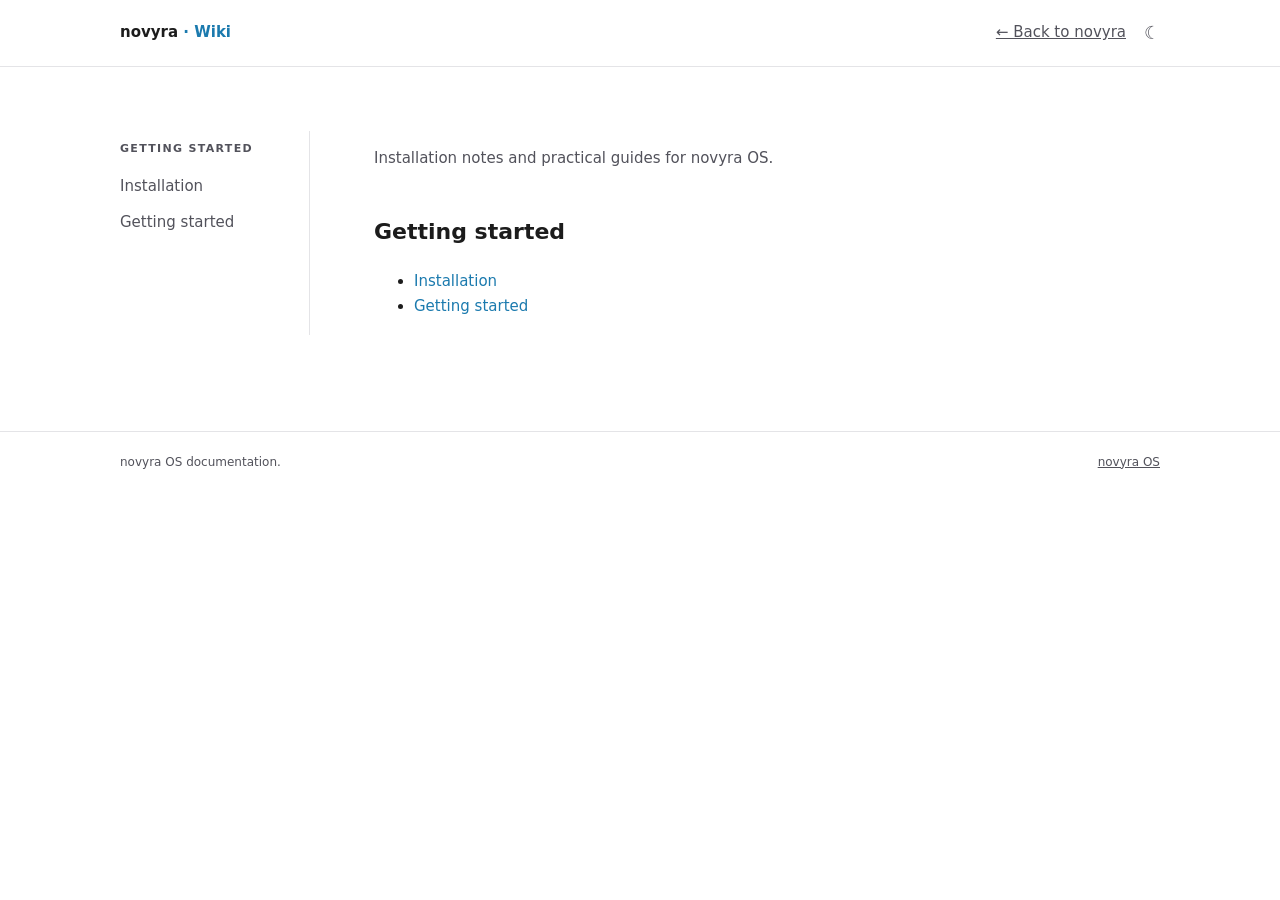
<file: docs/wiki/index.html>
<!DOCTYPE html>
<html lang="en">
<head>
<meta charset="utf-8">
<meta name="viewport" content="width=device-width, initial-scale=1.0">
<title>Wiki home · novyra Wiki</title>
<link rel="stylesheet" href="../wiki.css">
<link rel="icon" href="../primary-dark-logo.ico" media="(prefers-color-scheme: dark)">
<link rel="icon" href="../primary-light-logo.ico" media="(prefers-color-scheme: light)">
<script>
  const theme = localStorage.getItem('novyra-theme');
  if (theme === 'light' || (!theme && matchMedia('(prefers-color-scheme: light)').matches)) document.documentElement.classList.add('light');
</script>
</head>
<body>
<header class="wiki-topbar">
  <div class="wiki-topbar-inner">
    <a class="wiki-brand" href="index.html">novyra<span class="wiki-brand-dot"> · Wiki</span></a>
    <div class="wiki-actions">
      <a class="wiki-back" href="https://CStaks.github.io/novyra/">← Back to novyra</a>
      <button class="wiki-theme-toggle" type="button" aria-label="Switch to light theme">☼</button>
    </div>
  </div>
</header>
<div class="wiki-layout">
  <nav class="wiki-nav" aria-label="Wiki pages">
<h2>Getting started</h2>
<ul>
<li><a href="installation.html">Installation</a></li>
<li><a href="getting-started.html">Getting started</a></li>
</ul>
  </nav>
  <main class="wiki-content">
<p>Installation notes and practical guides for novyra OS.</p>
<h2>Getting started</h2>
<ul>
  <li><a href="installation.html">Installation</a></li>
  <li><a href="getting-started.html">Getting started</a></li>
</ul>
  </main>
</div>
<footer class="wiki-footer">
  <div class="wiki-footer-inner">
    <span>novyra OS documentation.</span>
    <span><a href="https://CStaks.github.io/novyra/">novyra OS</a></span>
  </div>
</footer>
<script>
  const root = document.documentElement;
  const toggle = document.querySelector('.wiki-theme-toggle');
  function updateTheme() {
    const light = root.classList.contains('light');
    toggle.textContent = light ? '☾' : '☼';
    toggle.setAttribute('aria-label', light ? 'Switch to dark theme' : 'Switch to light theme');
  }
  toggle.addEventListener('click', () => {
    root.classList.toggle('light');
    localStorage.setItem('novyra-theme', root.classList.contains('light') ? 'light' : 'dark');
    updateTheme();
  });
  updateTheme();
</script>
</body>
</html>
</file>
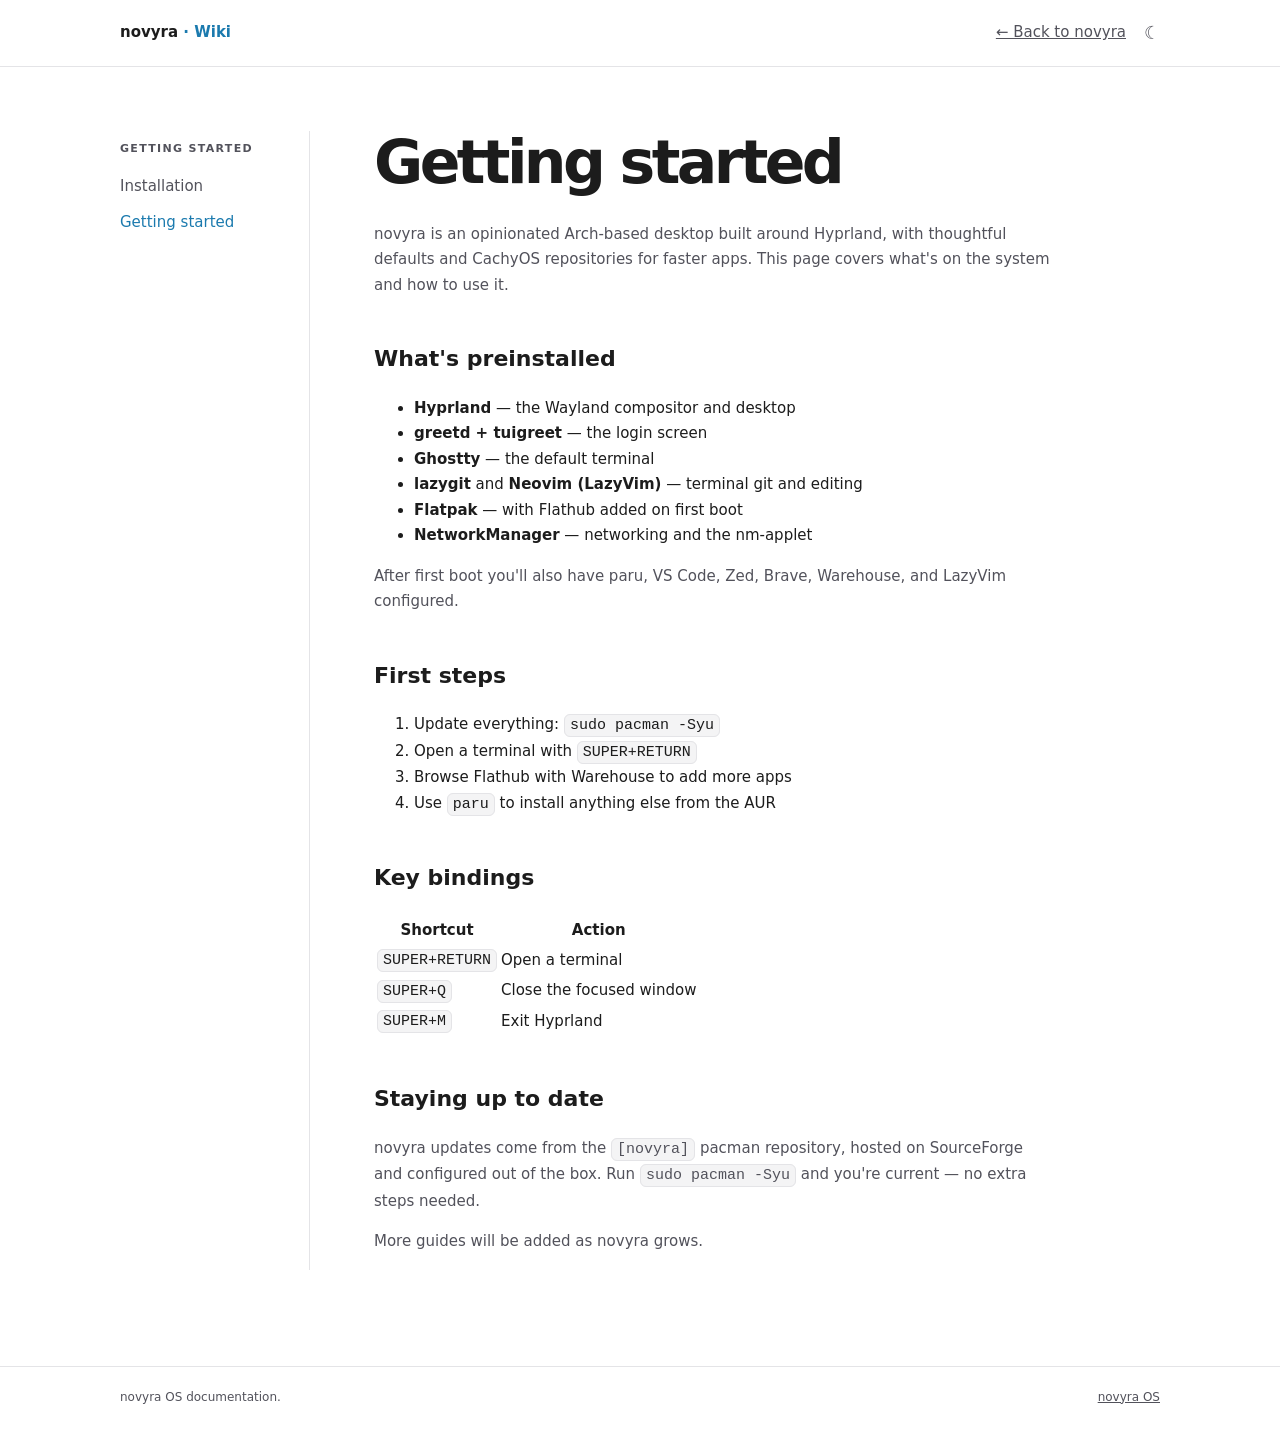
<file: docs/wiki/getting-started.html>
<!DOCTYPE html>
<html lang="en">
<head>
<meta charset="utf-8">
<meta name="viewport" content="width=device-width, initial-scale=1.0">
<title>Getting started · novyra Wiki</title>
<meta name="description" content="The first things to do after installing novyra.">
<link rel="stylesheet" href="../wiki.css">
<link rel="icon" href="../primary-dark-logo.ico" media="(prefers-color-scheme: dark)">
<link rel="icon" href="../primary-light-logo.ico" media="(prefers-color-scheme: light)">
<script>
  const theme = localStorage.getItem('novyra-theme');
  if (theme === 'light' || (!theme && matchMedia('(prefers-color-scheme: light)').matches)) document.documentElement.classList.add('light');
</script>
</head>
<body>
<header class="wiki-topbar">
  <div class="wiki-topbar-inner">
    <a class="wiki-brand" href="index.html">novyra<span class="wiki-brand-dot"> · Wiki</span></a>
    <div class="wiki-actions">
      <a class="wiki-back" href="https://CStaks.github.io/novyra/">← Back to novyra</a>
      <button class="wiki-theme-toggle" type="button" aria-label="Switch to light theme">☼</button>
    </div>
  </div>
</header>
<div class="wiki-layout">
  <nav class="wiki-nav" aria-label="Wiki pages">
<h2>Getting started</h2>
<ul>
<li><a href="installation.html">Installation</a></li>
<li><a href="getting-started.html" class="active">Getting started</a></li>
</ul>
  </nav>
  <main class="wiki-content">
<h1 id="getting-started">Getting started</h1>
<p>novyra is an opinionated Arch-based desktop built around Hyprland, with thoughtful defaults and CachyOS repositories for faster apps. This page covers what&#x27;s on the system and how to use it.</p>
<h2 id="whats-preinstalled">What&#x27;s preinstalled</h2>
<ul>
<li><strong>Hyprland</strong> — the Wayland compositor and desktop</li>
<li><strong>greetd + tuigreet</strong> — the login screen</li>
<li><strong>Ghostty</strong> — the default terminal</li>
<li><strong>lazygit</strong> and <strong>Neovim (LazyVim)</strong> — terminal git and editing</li>
<li><strong>Flatpak</strong> — with Flathub added on first boot</li>
<li><strong>NetworkManager</strong> — networking and the nm-applet</li>
</ul>
<p>After first boot you&#x27;ll also have paru, VS Code, Zed, Brave, Warehouse, and LazyVim configured.</p>
<h2 id="first-steps">First steps</h2>
<ol>
<li>Update everything: <code>sudo pacman -Syu</code></li>
<li>Open a terminal with <code>SUPER+RETURN</code></li>
<li>Browse Flathub with Warehouse to add more apps</li>
<li>Use <code>paru</code> to install anything else from the AUR</li>
</ol>
<h2 id="key-bindings">Key bindings</h2>
<table>
<thead><tr><th>Shortcut</th><th>Action</th></tr></thead>
<tbody>
<tr><td><code>SUPER+RETURN</code></td><td>Open a terminal</td></tr>
<tr><td><code>SUPER+Q</code></td><td>Close the focused window</td></tr>
<tr><td><code>SUPER+M</code></td><td>Exit Hyprland</td></tr>
</tbody></table>
<h2 id="staying-up-to-date">Staying up to date</h2>
<p>novyra updates come from the <code>[novyra]</code> pacman repository, hosted on SourceForge and configured out of the box. Run <code>sudo pacman -Syu</code> and you&#x27;re current — no extra steps needed.</p>
<p>More guides will be added as novyra grows.</p>
  </main>
</div>
<footer class="wiki-footer">
  <div class="wiki-footer-inner">
    <span>novyra OS documentation.</span>
    <span><a href="https://CStaks.github.io/novyra/">novyra OS</a></span>
  </div>
</footer>
<script>
  const root = document.documentElement;
  const toggle = document.querySelector('.wiki-theme-toggle');
  function updateTheme() {
    const light = root.classList.contains('light');
    toggle.textContent = light ? '☾' : '☼';
    toggle.setAttribute('aria-label', light ? 'Switch to dark theme' : 'Switch to light theme');
  }
  toggle.addEventListener('click', () => {
    root.classList.toggle('light');
    localStorage.setItem('novyra-theme', root.classList.contains('light') ? 'light' : 'dark');
    updateTheme();
  });
  updateTheme();
</script>
</body>
</html>
</file>
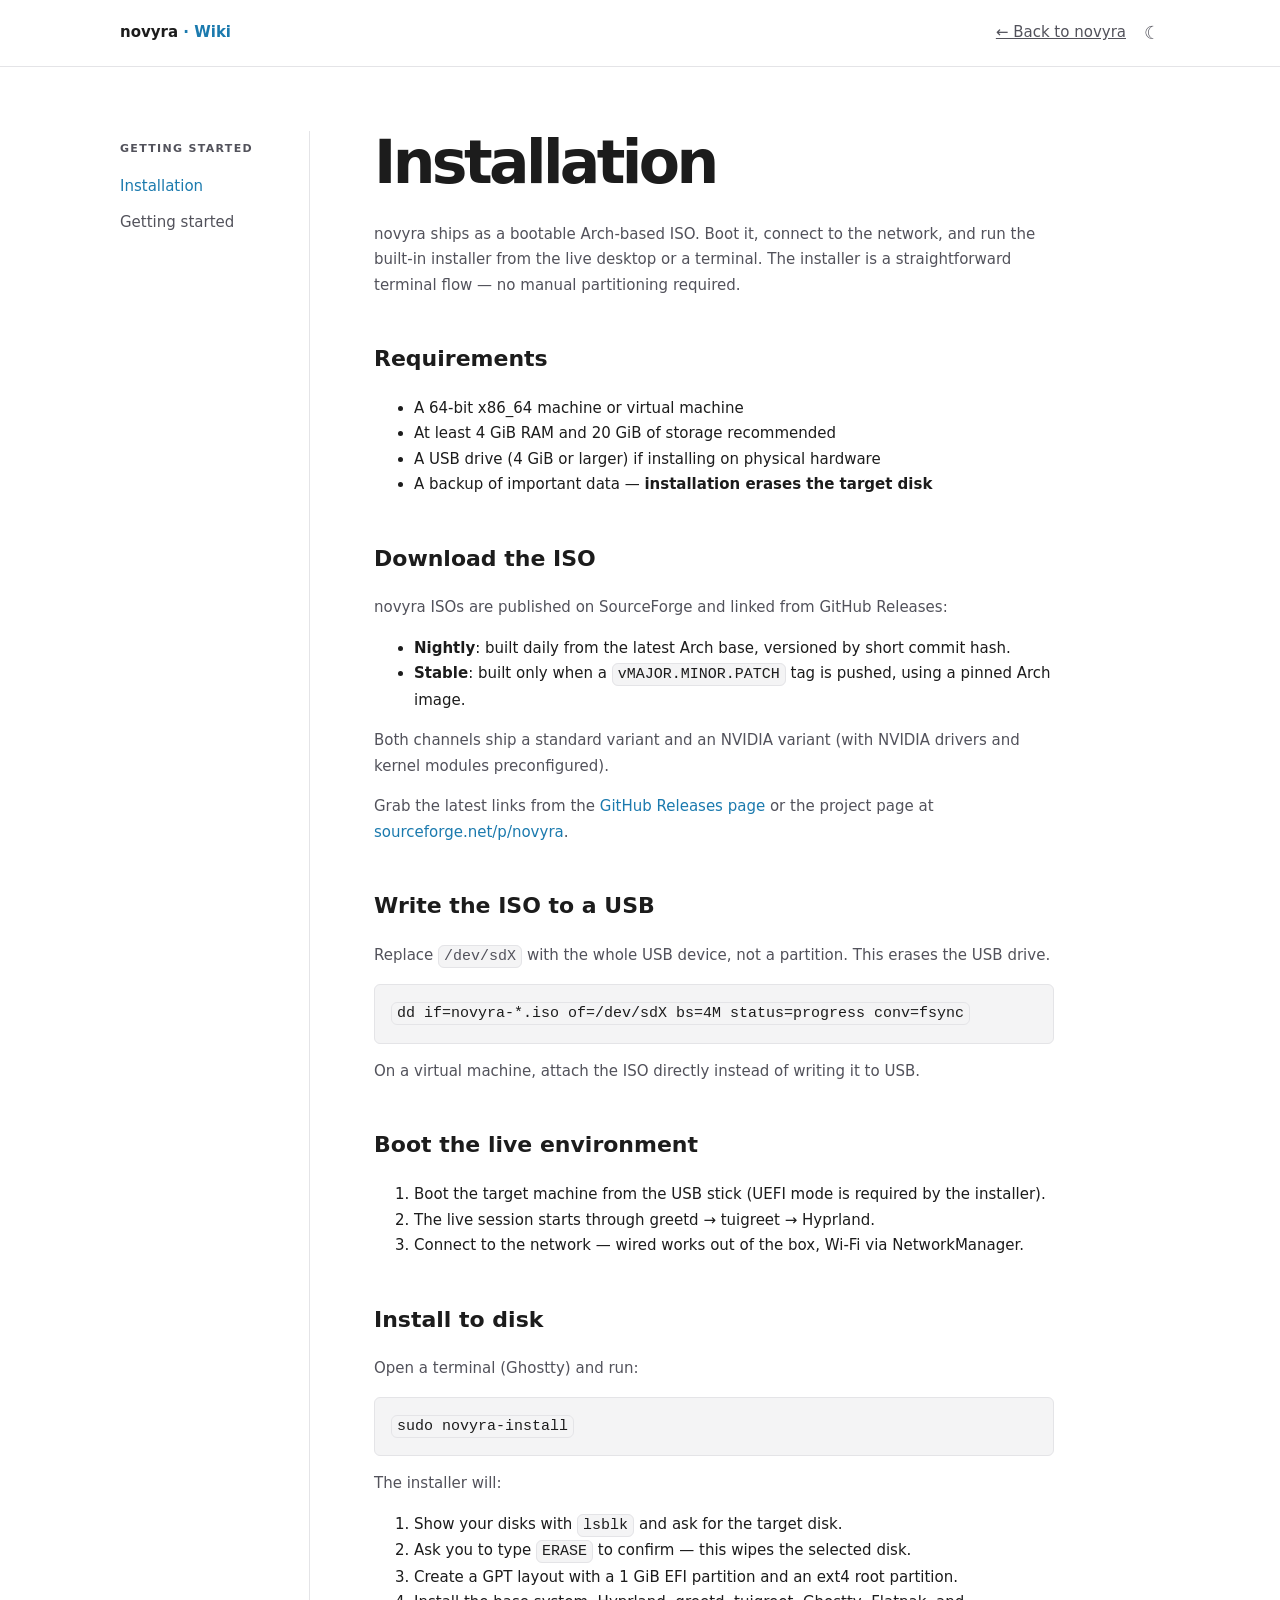
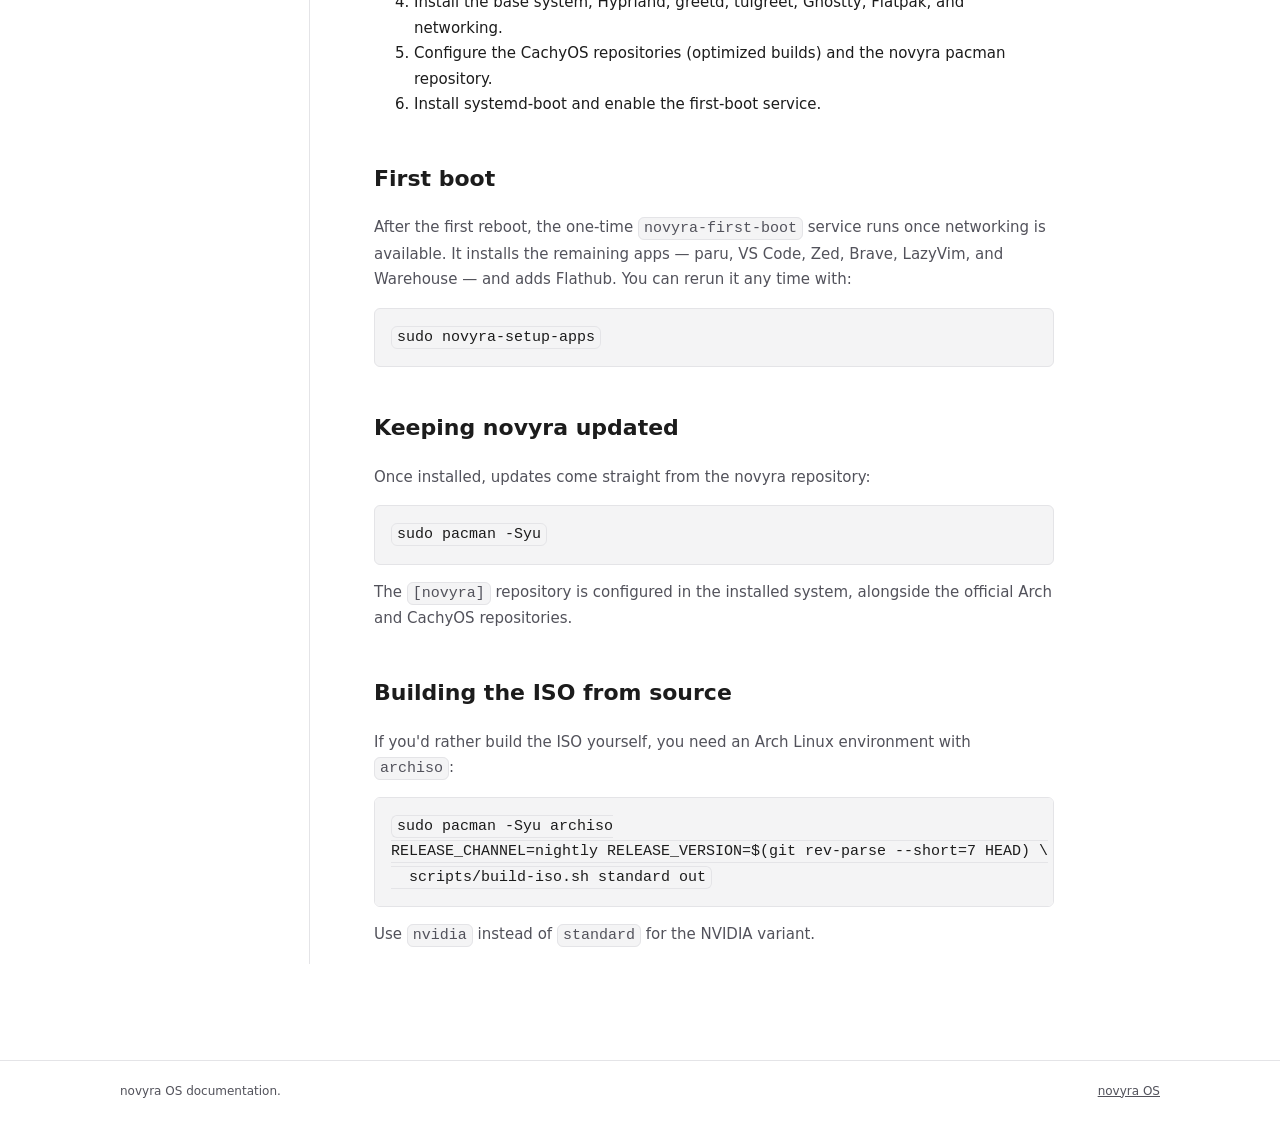
<file: docs/wiki/installation.html>
<!DOCTYPE html>
<html lang="en">
<head>
<meta charset="utf-8">
<meta name="viewport" content="width=device-width, initial-scale=1.0">
<title>Installation · novyra Wiki</title>
<meta name="description" content="Download or build the novyra ISO, boot it, and install novyra to your disk with the built-in installer.">
<link rel="stylesheet" href="../wiki.css">
<link rel="icon" href="../primary-dark-logo.ico" media="(prefers-color-scheme: dark)">
<link rel="icon" href="../primary-light-logo.ico" media="(prefers-color-scheme: light)">
<script>
  const theme = localStorage.getItem('novyra-theme');
  if (theme === 'light' || (!theme && matchMedia('(prefers-color-scheme: light)').matches)) document.documentElement.classList.add('light');
</script>
</head>
<body>
<header class="wiki-topbar">
  <div class="wiki-topbar-inner">
    <a class="wiki-brand" href="index.html">novyra<span class="wiki-brand-dot"> · Wiki</span></a>
    <div class="wiki-actions">
      <a class="wiki-back" href="https://CStaks.github.io/novyra/">← Back to novyra</a>
      <button class="wiki-theme-toggle" type="button" aria-label="Switch to light theme">☼</button>
    </div>
  </div>
</header>
<div class="wiki-layout">
  <nav class="wiki-nav" aria-label="Wiki pages">
<h2>Getting started</h2>
<ul>
<li><a href="installation.html" class="active">Installation</a></li>
<li><a href="getting-started.html">Getting started</a></li>
</ul>
  </nav>
  <main class="wiki-content">
<h1 id="installation">Installation</h1>
<p>novyra ships as a bootable Arch-based ISO. Boot it, connect to the network, and run the built-in installer from the live desktop or a terminal. The installer is a straightforward terminal flow — no manual partitioning required.</p>
<h2 id="requirements">Requirements</h2>
<ul>
<li>A 64-bit x86_64 machine or virtual machine</li>
<li>At least 4 GiB RAM and 20 GiB of storage recommended</li>
<li>A USB drive (4 GiB or larger) if installing on physical hardware</li>
<li>A backup of important data — <strong>installation erases the target disk</strong></li>
</ul>
<h2 id="download-the-iso">Download the ISO</h2>
<p>novyra ISOs are published on SourceForge and linked from GitHub Releases:</p>
<ul>
<li><strong>Nightly</strong>: built daily from the latest Arch base, versioned by short commit hash.</li>
<li><strong>Stable</strong>: built only when a <code>vMAJOR.MINOR.PATCH</code> tag is pushed, using a pinned Arch image.</li>
</ul>
<p>Both channels ship a standard variant and an NVIDIA variant (with NVIDIA drivers and kernel modules preconfigured).</p>
<p>Grab the latest links from the <a href="https://github.com/CStaks/novyra/releases">GitHub Releases page</a> or the project page at <a href="https://sourceforge.net/p/novyra/">sourceforge.net/p/novyra</a>.</p>
<h2 id="write-the-iso-to-a-usb">Write the ISO to a USB</h2>
<p>Replace <code>/dev/sdX</code> with the whole USB device, not a partition. This erases the USB drive.</p>
<pre><code class="language-sh">dd if=novyra-*.iso of=/dev/sdX bs=4M status=progress conv=fsync</code></pre>
<p>On a virtual machine, attach the ISO directly instead of writing it to USB.</p>
<h2 id="boot-the-live-environment">Boot the live environment</h2>
<ol>
<li>Boot the target machine from the USB stick (UEFI mode is required by the installer).</li>
<li>The live session starts through greetd → tuigreet → Hyprland.</li>
<li>Connect to the network — wired works out of the box, Wi-Fi via NetworkManager.</li>
</ol>
<h2 id="install-to-disk">Install to disk</h2>
<p>Open a terminal (Ghostty) and run:</p>
<pre><code class="language-sh">sudo novyra-install</code></pre>
<p>The installer will:</p>
<ol>
<li>Show your disks with <code>lsblk</code> and ask for the target disk.</li>
<li>Ask you to type <code>ERASE</code> to confirm — this wipes the selected disk.</li>
<li>Create a GPT layout with a 1 GiB EFI partition and an ext4 root partition.</li>
<li>Install the base system, Hyprland, greetd, tuigreet, Ghostty, Flatpak, and networking.</li>
<li>Configure the CachyOS repositories (optimized builds) and the novyra pacman repository.</li>
<li>Install systemd-boot and enable the first-boot service.</li>
</ol>
<h2 id="first-boot">First boot</h2>
<p>After the first reboot, the one-time <code>novyra-first-boot</code> service runs once networking is available. It installs the remaining apps — paru, VS Code, Zed, Brave, LazyVim, and Warehouse — and adds Flathub. You can rerun it any time with:</p>
<pre><code class="language-sh">sudo novyra-setup-apps</code></pre>
<h2 id="keeping-novyra-updated">Keeping novyra updated</h2>
<p>Once installed, updates come straight from the novyra repository:</p>
<pre><code class="language-sh">sudo pacman -Syu</code></pre>
<p>The <code>[novyra]</code> repository is configured in the installed system, alongside the official Arch and CachyOS repositories.</p>
<h2 id="building-the-iso-from-source">Building the ISO from source</h2>
<p>If you&#x27;d rather build the ISO yourself, you need an Arch Linux environment with <code>archiso</code>:</p>
<pre><code class="language-sh">sudo pacman -Syu archiso
RELEASE_CHANNEL=nightly RELEASE_VERSION=$(git rev-parse --short=7 HEAD) \
  scripts/build-iso.sh standard out</code></pre>
<p>Use <code>nvidia</code> instead of <code>standard</code> for the NVIDIA variant.</p>
  </main>
</div>
<footer class="wiki-footer">
  <div class="wiki-footer-inner">
    <span>novyra OS documentation.</span>
    <span><a href="https://CStaks.github.io/novyra/">novyra OS</a></span>
  </div>
</footer>
<script>
  const root = document.documentElement;
  const toggle = document.querySelector('.wiki-theme-toggle');
  function updateTheme() {
    const light = root.classList.contains('light');
    toggle.textContent = light ? '☾' : '☼';
    toggle.setAttribute('aria-label', light ? 'Switch to dark theme' : 'Switch to light theme');
  }
  toggle.addEventListener('click', () => {
    root.classList.toggle('light');
    localStorage.setItem('novyra-theme', root.classList.contains('light') ? 'light' : 'dark');
    updateTheme();
  });
  updateTheme();
</script>
</body>
</html>
</file>
<file: docs/wiki.css>
:root {
  color-scheme: dark;
  --bg-color: #1C1C1C;
  --surface-color: #2A2A2A;
  --text-color: #FFFFFF;
  --muted-color: #A1A1AA;
  --border-color: #3F3F46;
  --accent-color: #238FC9;
  --accent-hover: #3BA3DB;
}

:root.light {
  color-scheme: light;
  --bg-color: #FFFFFF;
  --surface-color: #F4F4F5;
  --text-color: #1C1C1C;
  --muted-color: #52525B;
  --border-color: #E4E4E7;
  --accent-color: #1B7AAE;
  --accent-hover: #156A99;
}

* { box-sizing: border-box; }
body { margin: 0; background: var(--bg-color); color: var(--text-color); font: 15px/1.7 system-ui, sans-serif; }
a { color: inherit; }
.wiki-topbar { border-bottom: 1px solid var(--border-color); padding: 20px 24px; }
.wiki-topbar-inner, .wiki-layout, .wiki-footer-inner { width: min(1040px, calc(100% - 32px)); margin: auto; }
.wiki-topbar-inner, .wiki-footer-inner { display: flex; justify-content: space-between; gap: 20px; }
.wiki-brand { font-weight: 700; text-decoration: none; }
.wiki-brand .wiki-brand-dot { color: var(--accent-color); }
.wiki-back, .wiki-footer { color: var(--muted-color); }
.wiki-actions { display: flex; align-items: center; gap: 18px; }
.wiki-theme-toggle { border: 0; background: transparent; color: var(--muted-color); cursor: pointer; font-size: 18px; padding: 0; }
.wiki-theme-toggle:hover { color: var(--text-color); }
.wiki-layout { display: grid; grid-template-columns: 190px 1fr; gap: 64px; padding: 64px 0 96px; }
.wiki-nav { border-right: 1px solid var(--border-color); }
.wiki-nav h2 { color: var(--muted-color); font-size: 11px; letter-spacing: .12em; text-transform: uppercase; }
.wiki-nav ul { list-style: none; margin: 16px 0; padding: 0; }
.wiki-nav li { margin: 10px 0; }
.wiki-nav a { color: var(--muted-color); text-decoration: none; }
.wiki-nav a:hover, .wiki-nav a.active { color: var(--accent-color); }
.wiki-content { max-width: 680px; }
.wiki-content h1 { margin: 0 0 28px; font-size: clamp(36px, 6vw, 60px); line-height: 1.05; letter-spacing: -.06em; }
.wiki-content h2 { margin-top: 42px; font-size: 22px; }
.wiki-content a { color: var(--accent-color); text-decoration: none; }
.wiki-content a:hover { color: var(--accent-hover); text-decoration: underline; }
.wiki-content p { color: var(--muted-color); }
.wiki-content code, .wiki-content pre { background: var(--surface-color); border: 1px solid var(--border-color); border-radius: 6px; }
.wiki-content code { padding: 2px 5px; }
.wiki-content pre { padding: 16px; overflow: auto; color: var(--text-color); }
.wiki-footer { border-top: 1px solid var(--border-color); padding: 20px 0 30px; font-size: 12px; }
@media (max-width: 680px) { .wiki-layout { display: block; padding-top: 40px; } .wiki-nav { border: 0; border-bottom: 1px solid var(--border-color); padding-bottom: 20px; margin-bottom: 44px; } .wiki-nav ul { display: flex; flex-wrap: wrap; gap: 14px; margin-bottom: 0; } .wiki-nav li { margin: 0; } }
</file>
